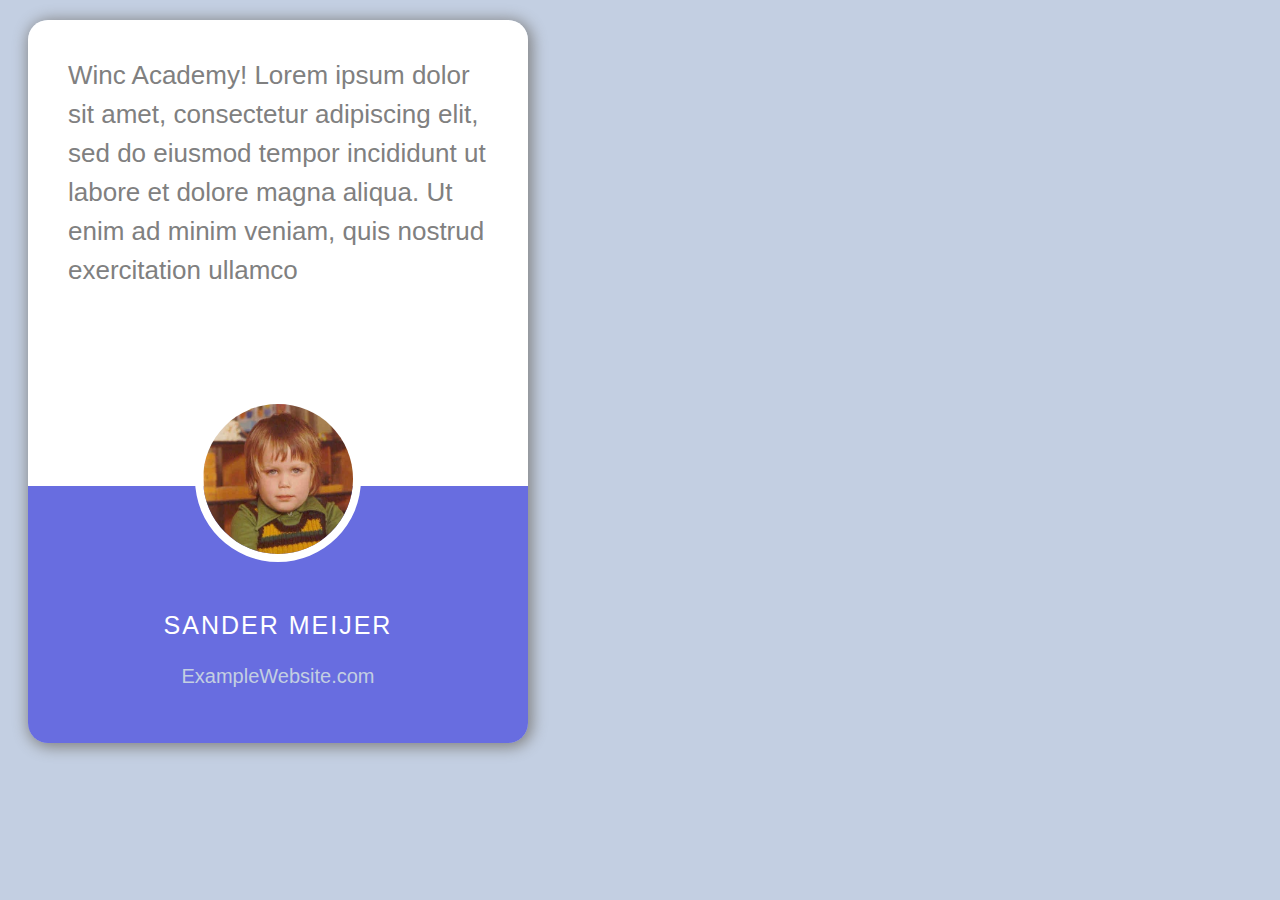
<file: Eindopdracht/Deel-1/index.html>
<!DOCTYPE html>
 <html>
    <head>
        <title>Testimonial maken</title>
        <link rel="stylesheet" type="text/css" href="./styles/styles.css">
    </head>
    <body>
        <article class="testimonial">
            <section class="testimonial__bovenkant">
                <p class="testimonial__bovenkant--tekst">
                    Winc Academy! Lorem ipsum dolor sit amet, consectetur adipiscing elit, sed do eiusmod tempor incididunt ut labore
                    et dolore magna aliqua. Ut enim ad minim veniam, quis nostrud exercitation ullamco
                </p>
                <object class="testimonial__bovenkant--foto" data="sandertje.jpg">                   
                </object>
            </section>
            <section class="testimonial__onderkant">               
                <p class="testimonial__onderkant--naam">
                    Sander Meijer
                </p>
                <p class="testimonial__onderkant--website">
                    ExampleWebsite.com
                </p>
            </section>
        </article> 
    </body>
 </html>
</file>
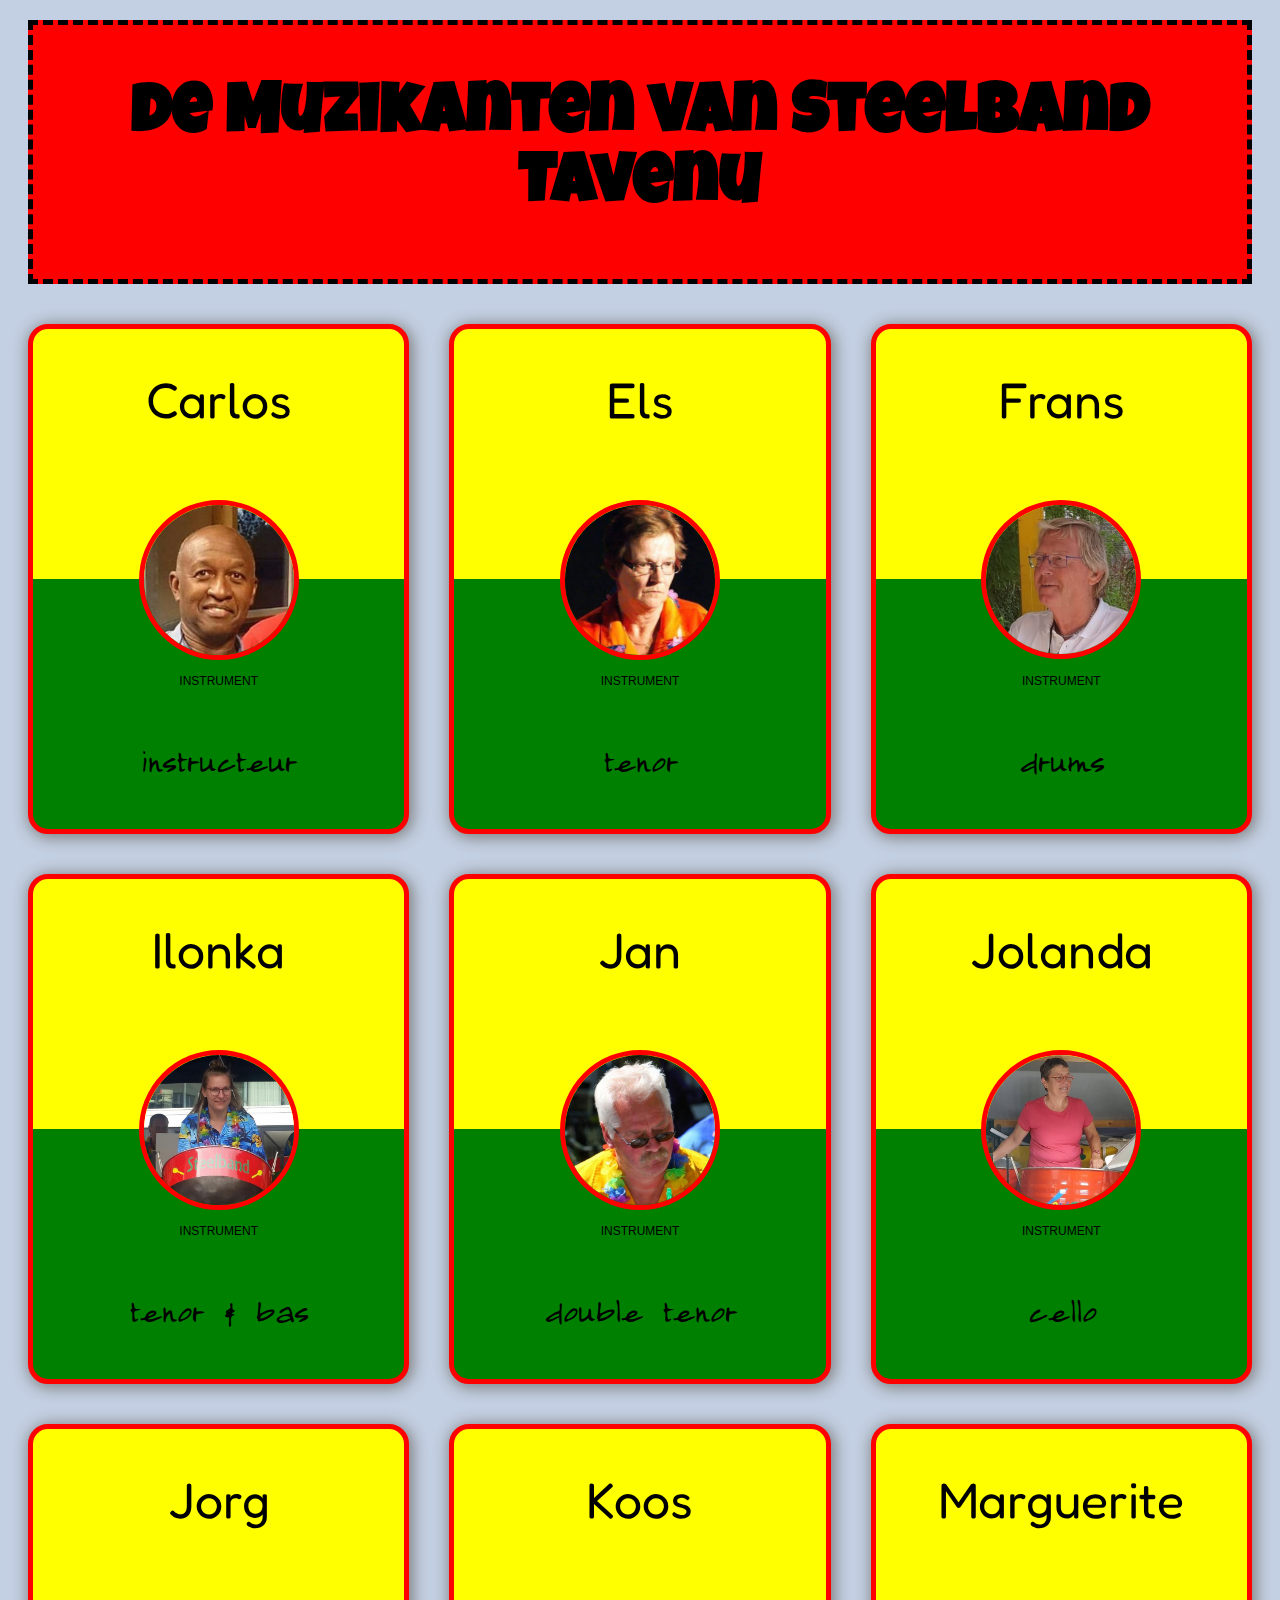
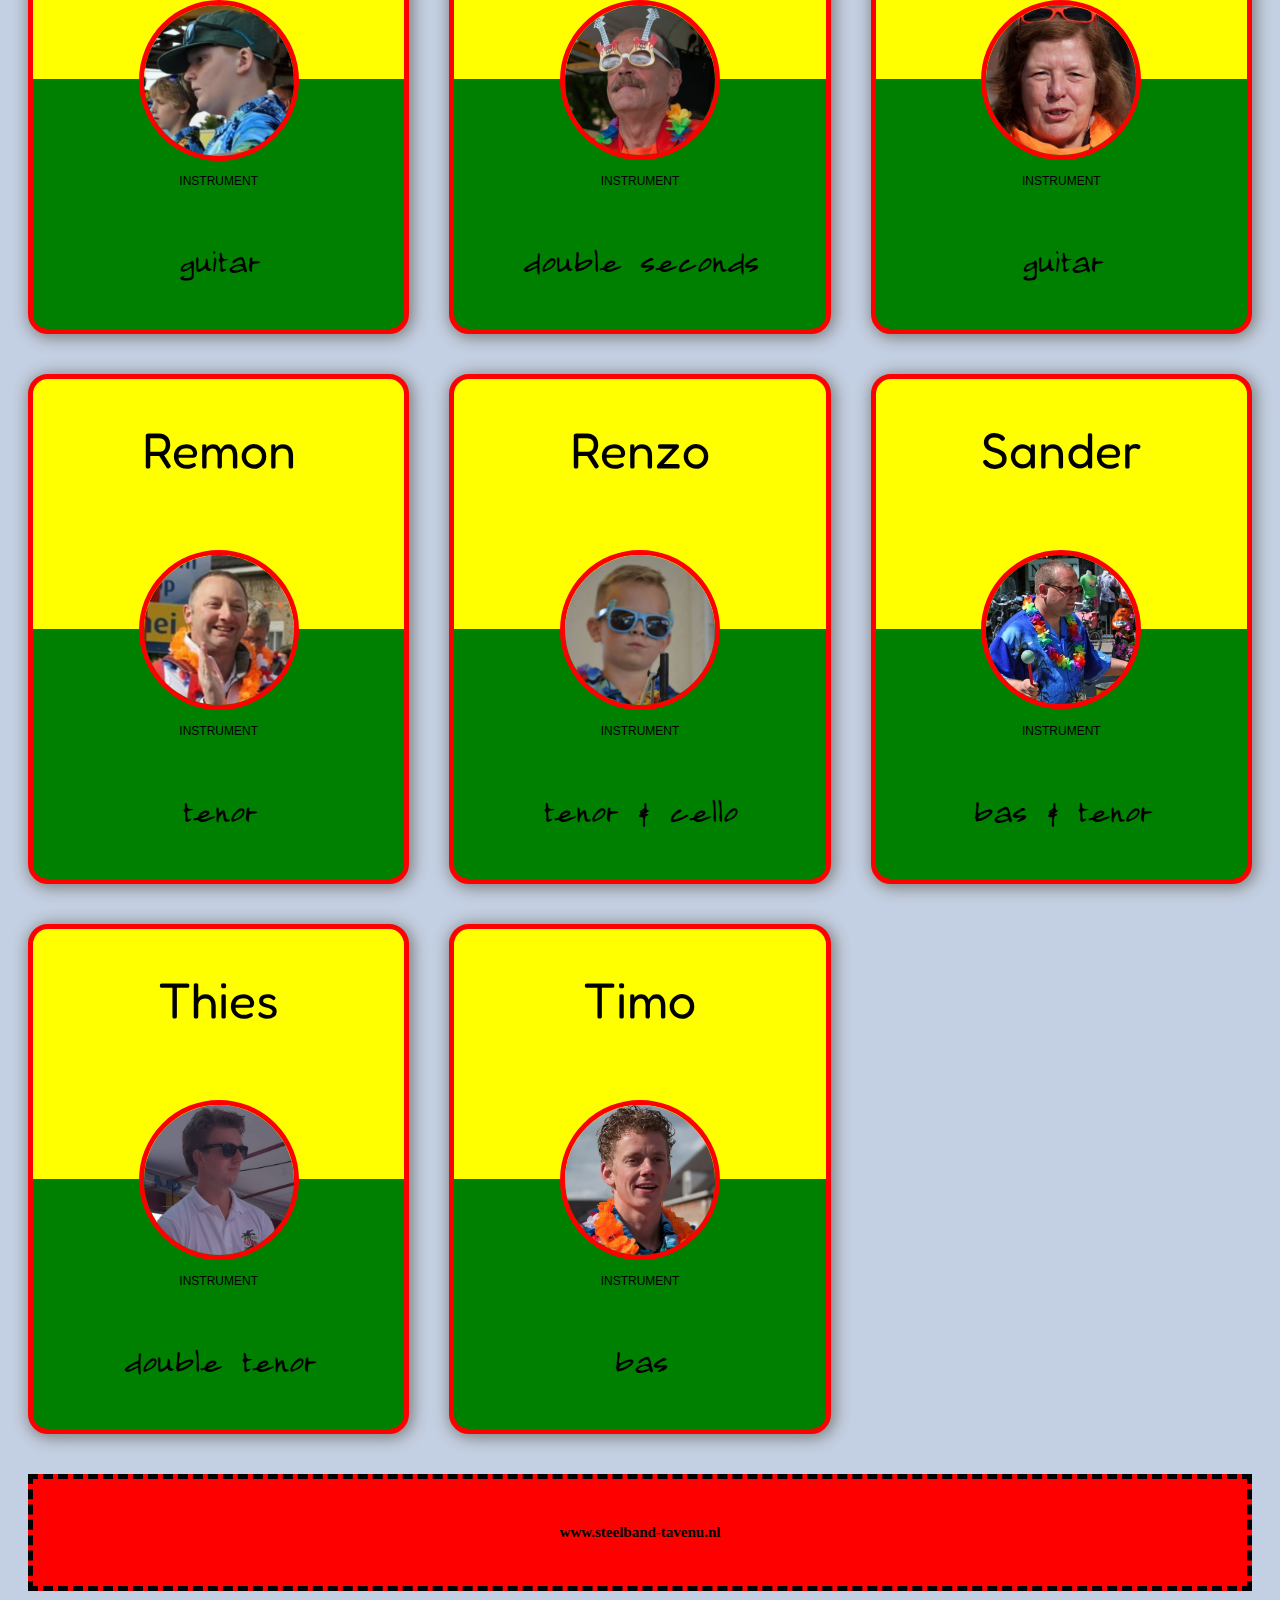
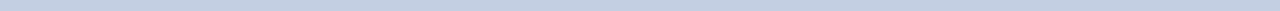
<file: Eindopdracht/Deel-2/index.html>
<!DOCTYPE html>
 <html>
    <head>
        <title>Portfolio Grid</title>
        <link rel="stylesheet" type="text/css" href="./styles/styles.css">
        <link rel="preconnect" href="https://fonts.gstatic.com">
        <link href="https://fonts.googleapis.com/css2?family=Luckiest+Guy&display=swap" rel="stylesheet">
        <link href="https://fonts.googleapis.com/css2?family=Fredoka+One&display=swap" rel="stylesheet">
        <link href="https://fonts.googleapis.com/css2?family=Long+Cang&display=swap" rel="stylesheet">
    </head>
    <body>
        <header>
            <h1>de Muzikanten van Steelband Tavenu</h1>
        </header>
        <main>
            <article class="muzikant">                            
                <section class="muzikant__boven">                    
                    <p class="muzikant__boven--naam">Carlos</p>
                    <object class="muzikant__boven--foto" data="./fotos/carlos.jpg"></object>                 
                </section>                
                <section class="muzikant__onder">
                    <p class="muzikant__onder--tooltip"><button type="button" onclick="alert('Hier meer info over Carlos')">Lees Meer</button></p> 
                    <p class="muzikant__onder--tekst">instrument</p>
                    <p class="muzikant__onder--instrument">instructeur</p>                    
                </section>
            </article>
            <article class="muzikant">                            
                <section class="muzikant__boven">                    
                    <p class="muzikant__boven--naam">Els</p>
                    <object class="muzikant__boven--foto" data="./fotos/els.jpg"></object>                 
                </section>                
                <section class="muzikant__onder">
                    <p class="muzikant__onder--tooltip"><button type="button" onclick="alert('Hier meer info over Els')">Lees Meer</button></p> 
                    <p class="muzikant__onder--tekst">instrument</p>
                    <p class="muzikant__onder--instrument">tenor</p>                    
                </section>
            </article>
            <article class="muzikant">                            
                <section class="muzikant__boven">                    
                    <p class="muzikant__boven--naam">Frans</p>
                    <object class="muzikant__boven--foto" data="./fotos/frans.jpg"></object>                 
                </section>                
                <section class="muzikant__onder">
                    <p class="muzikant__onder--tooltip"><button type="button" onclick="alert('Hier meer info over Frans')">Lees Meer</button></p> 
                    <p class="muzikant__onder--tekst">instrument</p>
                    <p class="muzikant__onder--instrument">drums</p>                    
                </section>
            </article>
            <article class="muzikant">                            
                <section class="muzikant__boven">                    
                    <p class="muzikant__boven--naam">Ilonka</p>
                    <object class="muzikant__boven--foto" data="./fotos/ilonka.jpg"></object>                 
                </section>                
                <section class="muzikant__onder">
                    <p class="muzikant__onder--tooltip"><button type="button" onclick="alert('Hier meer info over Ilonka')">Lees Meer</button></p> 
                    <p class="muzikant__onder--tekst">instrument</p>
                    <p class="muzikant__onder--instrument">tenor & bas</p>                    
                </section>
            </article>
            <article class="muzikant">                            
                <section class="muzikant__boven">                    
                    <p class="muzikant__boven--naam">Jan</p>
                    <object class="muzikant__boven--foto" data="./fotos/jan.jpg"></object>                 
                </section>                
                <section class="muzikant__onder">
                    <p class="muzikant__onder--tooltip"><button type="button" onclick="alert('Hier meer info over Jan')">Lees Meer</button></p> 
                    <p class="muzikant__onder--tekst">instrument</p>
                    <p class="muzikant__onder--instrument">double tenor</p>                    
                </section>
            </article>
            <article class="muzikant">                            
                <section class="muzikant__boven">                    
                    <p class="muzikant__boven--naam">Jolanda</p>
                    <object class="muzikant__boven--foto" data="./fotos/jolanda.jpg"></object>                 
                </section>                
                <section class="muzikant__onder">
                    <p class="muzikant__onder--tooltip"><button type="button" onclick="alert('Hier meer info over Jolanda')">Lees Meer</button></p> 
                    <p class="muzikant__onder--tekst">instrument</p>
                    <p class="muzikant__onder--instrument">cello</p>                    
                </section>
            </article>
            <article class="muzikant">                            
                <section class="muzikant__boven">                    
                    <p class="muzikant__boven--naam">Jorg</p>
                    <object class="muzikant__boven--foto" data="./fotos/jorg.jpg"></object>                 
                </section>                
                <section class="muzikant__onder">
                    <p class="muzikant__onder--tooltip"><button type="button" onclick="alert('Hier meer info over Jorg')">Lees Meer</button></p> 
                    <p class="muzikant__onder--tekst">instrument</p>
                    <p class="muzikant__onder--instrument">guitar</p>                    
                </section>
            </article>
            <article class="muzikant">                            
                <section class="muzikant__boven">                    
                    <p class="muzikant__boven--naam">Koos</p>
                    <object class="muzikant__boven--foto" data="./fotos/koos.jpg"></object>                 
                </section>                
                <section class="muzikant__onder">
                    <p class="muzikant__onder--tooltip"><button type="button" onclick="alert('Hier meer info over Koos')">Lees Meer</button></p> 
                    <p class="muzikant__onder--tekst">instrument</p>
                    <p class="muzikant__onder--instrument">double seconds</p>                    
                </section>
            </article>
            <article class="muzikant">                            
                <section class="muzikant__boven">                    
                    <p class="muzikant__boven--naam">Marguerite</p>
                    <object class="muzikant__boven--foto" data="./fotos/marguerite.jpg"></object>                 
                </section>                
                <section class="muzikant__onder">
                    <p class="muzikant__onder--tooltip"><button type="button" onclick="alert('Hier meer info over Marguerite')">Lees Meer</button></p> 
                    <p class="muzikant__onder--tekst">instrument</p>
                    <p class="muzikant__onder--instrument">guitar</p>                    
                </section>
            </article>
            <article class="muzikant">                            
                <section class="muzikant__boven">                    
                    <p class="muzikant__boven--naam">Remon</p>
                    <object class="muzikant__boven--foto" data="./fotos/remon.jpg"></object>                 
                </section>                
                <section class="muzikant__onder">
                    <p class="muzikant__onder--tooltip"><button type="button" onclick="alert('Hier meer info over Remon')">Lees Meer</button></p> 
                    <p class="muzikant__onder--tekst">instrument</p>
                    <p class="muzikant__onder--instrument">tenor</p>                    
                </section>
            </article>
            <article class="muzikant">                            
                <section class="muzikant__boven">                    
                    <p class="muzikant__boven--naam">Renzo</p>
                    <object class="muzikant__boven--foto" data="./fotos/renzo.jpg"></object>                 
                </section>                
                <section class="muzikant__onder">
                    <p class="muzikant__onder--tooltip"><button type="button" onclick="alert('Hier meer info over Renzo')">Lees Meer</button></p> 
                    <p class="muzikant__onder--tekst">instrument</p>
                    <p class="muzikant__onder--instrument">tenor & cello</p>                    
                </section>
            </article>
            <article class="muzikant">                            
                <section class="muzikant__boven">                    
                    <p class="muzikant__boven--naam">Sander</p>
                    <object class="muzikant__boven--foto" data="./fotos/sander.jpg"></object>                 
                </section>                
                <section class="muzikant__onder">
                    <p class="muzikant__onder--tooltip"><button type="button" onclick="alert('Hier meer info over Sander')">Lees Meer</button></p> 
                    <p class="muzikant__onder--tekst">instrument</p>
                    <p class="muzikant__onder--instrument">bas & tenor</p>                    
                </section>
            </article>
            <article class="muzikant">                            
                <section class="muzikant__boven">                    
                    <p class="muzikant__boven--naam">Thies</p>
                    <object class="muzikant__boven--foto" data="./fotos/thies.jpg"></object>                 
                </section>                
                <section class="muzikant__onder">
                    <p class="muzikant__onder--tooltip"><button type="button" onclick="alert('Hier meer info over Thies')">Lees Meer</button></p> 
                    <p class="muzikant__onder--tekst">instrument</p>
                    <p class="muzikant__onder--instrument">double tenor</p>                    
                </section>
            </article>
            <article class="muzikant">                            
                <section class="muzikant__boven">                    
                    <p class="muzikant__boven--naam">Timo</p>
                    <object class="muzikant__boven--foto" data="./fotos/timo.jpg"></object>                 
                </section>                
                <section class="muzikant__onder">
                    <p class="muzikant__onder--tooltip"><button type="button" onclick="alert('Hier meer info over Timo')">Lees Meer</button></p>                    
                    <p class="muzikant__onder--tekst">instrument</p>
                    <p class="muzikant__onder--instrument">bas</p>                    
                </section>
            </article>
        </main>
        <footer>     
            <h6><a href="http://www.steelband-tavenu.nl" target="_blank">www.steelband-tavenu.nl</a></h6>
        </footer>
    </body>
 </html>
</file>
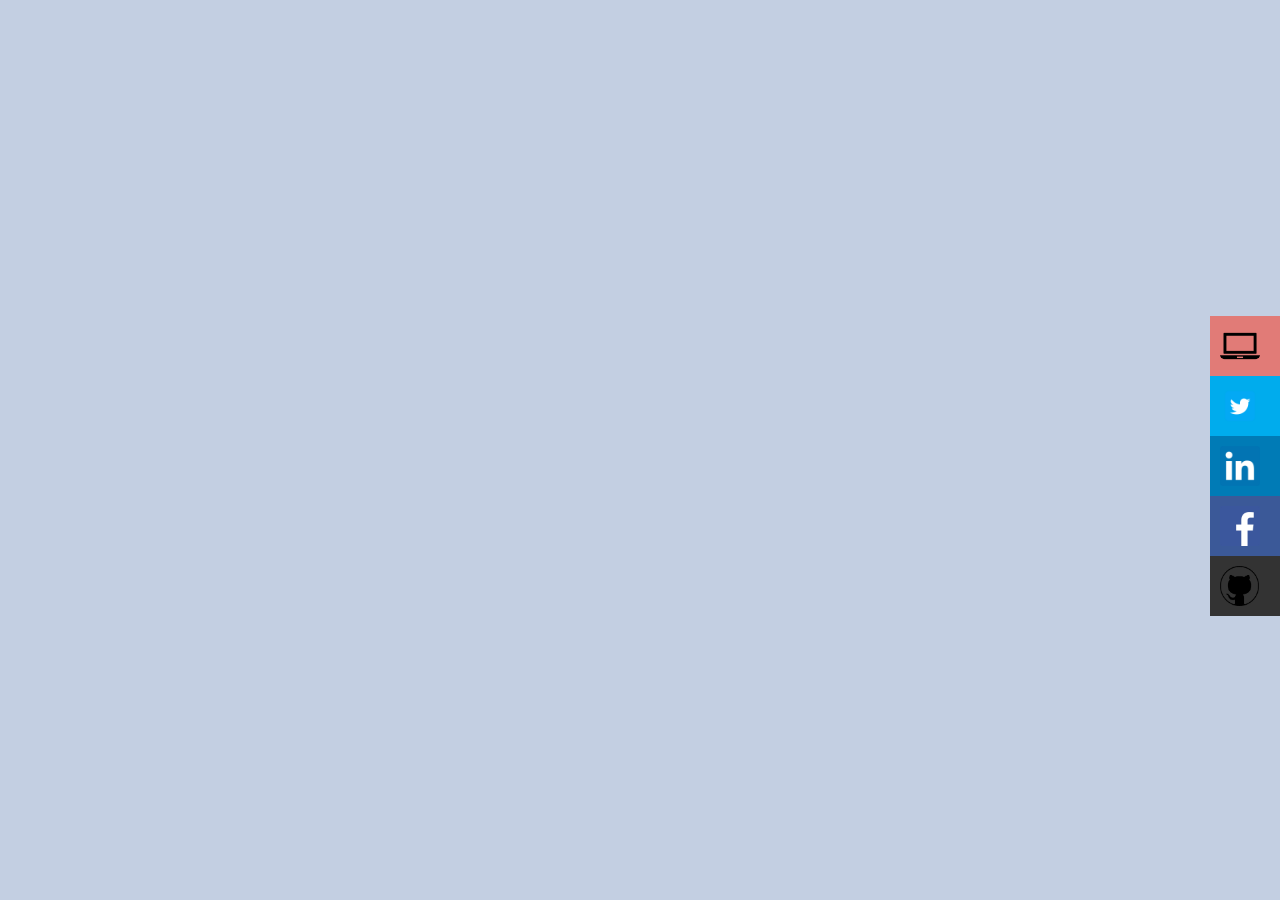
<file: Eindopdracht/Deel-3/index.html>
<!DOCTYPE html>
 <html>
    <head>
        <title>Social Media Buttons</title>
        <link rel="stylesheet" type="text/css" href="./styles/styles.css">
    </head>
    <body>
        <header>
        </header>
        <main>
        </main>
        <footer>
            <ul class="mediabuttons">
                <li class="mediabuttons__blog">
                    <img src="./icons/lt.png">
                    <div class="mediabuttons__blog--link"><a href="http://www.steelband-tavenu.nl/" target="_blank">Check out my blog</a></div>
                </li>
                <li class="mediabuttons__twitter">
                    <img src="./icons/tw.png">
                    <div class="mediabuttons__twitter--link"><a href="https://www.instagram.com/sandersberners/" target="_blank">Follow me on Twitter</a></div>
                </li>
                <li class="mediabuttons__linkedin">
                    <img src="./icons/li.png">
                    <div class="mediabuttons__linkedin--link"><a href="https://www.linkedin.com/in/sander-meijer-62867a200/" target="_blank">Connect on LinkedIn</a></div>
                </li>
                <li class="mediabuttons__facebook">
                    <img src="./icons/fb.png">
                    <div class="mediabuttons__facebook--link"><a href="https://www.facebook.com/sander.meijer.72/" target="_blank">Like my Facebook page</a></div>
                </li>
                <li class="mediabuttons__github">
                    <img src="./icons/gh.png">
                    <div class="mediabuttons__github--link"><a href="https://github.com/sandermeijer1972" target="_blank">See projects on Github</a></div>
                </li>
            </ul>
        </footer>
    </body>
 </html>
</file>
<file: Eindopdracht/Deel-1/styles/styles.css>
body {
  font-family: Arial, Helvetica, sans-serif;
  background-color: #c3cfe2;
}

.testimonial {
  border: none;
  border-radius: 20px;
  max-width: 500px;
  margin: 20px;
  padding: 0;
  -webkit-box-shadow: 2px 2px 15px 2px grey;
          box-shadow: 2px 2px 15px 2px grey;
}

.testimonial__bovenkant {
  background-color: #ffffff;
  border-top-left-radius: 20px;
  border-top-right-radius: 20px;
  padding: 10px 40px 0 40px;
  text-align: center;
}

.testimonial__bovenkant--tekst {
  font-size: 26px;
  line-height: 1.5;
  color: grey;
  font-style: bold;
  text-align: left;
}

.testimonial__bovenkant--foto {
  border: solid 8px white;
  border-radius: 50%;
  width: 150px;
  -webkit-transform: translateY(80px);
          transform: translateY(80px);
}

.testimonial__onderkant {
  background-color: #686de0;
  border-bottom-left-radius: 20px;
  border-bottom-right-radius: 20px;
  padding: 40px;
  padding-top: 100px;
  text-align: center;
}

.testimonial__onderkant--naam {
  text-transform: uppercase;
  color: #ffffff;
  font-size: 25px;
  letter-spacing: 2px;
}

.testimonial__onderkant--website {
  color: #c3cfe2;
  font-size: 20px;
  margin: 15px;
  font-style: bold;
}
/*# sourceMappingURL=styles.css.map */
</file>
<file: Eindopdracht/Deel-2/styles/styles.css>
.muzikant {
  display: -ms-grid;
  display: grid;
  height: 500px;
  -ms-grid-rows: 50% 50%;
  -ms-grid-columns: 1fr;
      grid-template: 50% 50% / 1fr;
  background-color: red;
  border: solid 5px red;
  border-radius: 20px;
  padding: 0;
  margin: 20px;
  text-align: center;
  -webkit-box-shadow: 2px 2px 15px 2px grey;
          box-shadow: 2px 2px 15px 2px grey;
  -webkit-transition-property: all;
  transition-property: all;
  -webkit-transition-duration: 2000ms;
          transition-duration: 2000ms;
}

.muzikant__boven {
  background-color: yellow;
  border-top-left-radius: 15px;
  border-top-right-radius: 15px;
  margin: 0;
  padding-top: 40px;
  -webkit-transition-duration: 2000ms;
          transition-duration: 2000ms;
}

.muzikant__boven--foto {
  border: solid 5px red;
  border-radius: 50%;
  width: 150px;
  opacity: 1;
  -webkit-transition-property: all;
  transition-property: all;
  -webkit-transition-duration: 1500ms;
          transition-duration: 1500ms;
  -webkit-transition-delay: 200ms;
          transition-delay: 200ms;
  -webkit-transform: translateY(70px);
          transform: translateY(70px);
}

.muzikant__boven--naam {
  font-size: 50px;
  font-family: "Fredoka One", cursive;
  margin: 0;
}

.muzikant__onder {
  display: -webkit-box;
  display: -ms-flexbox;
  display: flex;
  -webkit-box-orient: vertical;
  -webkit-box-direction: normal;
      -ms-flex-direction: column;
          flex-direction: column;
  -webkit-box-align: center;
      -ms-flex-align: center;
          align-items: center;
  background-color: green;
  border-bottom-left-radius: 15px;
  border-bottom-right-radius: 15px;
  padding-top: 30px;
  margin: 0;
  -webkit-transition-duration: 2000ms;
          transition-duration: 2000ms;
}

.muzikant__onder--tekst {
  font-size: 12px;
  text-transform: uppercase;
  font-family: Arial, Helvetica, sans-serif;
}

.muzikant__onder--instrument {
  font-family: "Long Cang", cursive;
  font-size: 40px;
}

.muzikant__onder--tooltip {
  opacity: 0;
  -webkit-transition-duration: 1500ms;
          transition-duration: 1500ms;
  -webkit-transition-delay: 1000ms;
          transition-delay: 1000ms;
  -webkit-transform: translateY(-60px);
          transform: translateY(-60px);
}

.muzikant:hover {
  border: solid 5px black;
  background-color: black;
}

.muzikant:hover .muzikant__boven,
.muzikant:hover .muzikant__onder {
  background-color: black;
}

.muzikant:hover .muzikant__boven--foto {
  opacity: 0;
}

.muzikant:hover .muzikant__onder--tooltip {
  opacity: 1;
}

body {
  background-color: #c3cfe2;
  color: black;
}

h1 {
  font-family: "Luckiest Guy", cursive;
  font-size: 40px;
}

h6 {
  font-size: 15px;
}

header,
footer {
  text-align: center;
  background-color: red;
  border: dashed 5px black;
  margin: 20px;
  padding: 10px;
}

a {
  text-decoration: none;
  color: black;
}

a:hover {
  font-size: 20px;
}

@media (min-width: 768px) {
  h1 {
    font-size: 60px;
  }
  main {
    display: -ms-grid;
    display: grid;
    -ms-grid-columns: 1fr 1fr;
        grid-template-columns: 1fr 1fr;
  }
}

@media (min-width: 1024px) {
  h1 {
    font-size: 70px;
  }
  main {
    -ms-grid-columns: 1fr 1fr 1fr;
        grid-template-columns: 1fr 1fr 1fr;
  }
}
/*# sourceMappingURL=styles.css.map */
</file>
<file: Eindopdracht/Deel-3/styles/styles.css>
body {
  background-color: #c3cfe2;
  margin: 0;
  overflow-x: hidden;
}

.mediabuttons {
  list-style-type: none;
  display: -webkit-box;
  display: -ms-flexbox;
  display: flex;
  -webkit-box-orient: vertical;
  -webkit-box-direction: normal;
      -ms-flex-direction: column;
          flex-direction: column;
  -webkit-box-pack: end;
      -ms-flex-pack: end;
          justify-content: flex-end;
  -webkit-box-align: end;
      -ms-flex-align: end;
          align-items: flex-end;
  height: 600px;
}

.mediabuttons li {
  border: none;
  margin: 0;
  padding: 10px;
  width: 320px;
  display: -ms-grid;
  display: grid;
  -ms-grid-columns: 100px 220px;
      grid-template-columns: 100px 220px;
  -webkit-transform: translateX(270px);
          transform: translateX(270px);
  -webkit-transition: -webkit-transform 2000ms;
  transition: -webkit-transform 2000ms;
  transition: transform 2000ms;
  transition: transform 2000ms, -webkit-transform 2000ms;
}

.mediabuttons li img {
  height: 40px;
}

.mediabuttons li a {
  text-decoration: underline;
  color: white;
  font-size: 20px;
}

.mediabuttons li:hover {
  -webkit-transform: translateX(0px);
          transform: translateX(0px);
}

.mediabuttons__blog {
  background-color: #e17b77;
}

.mediabuttons__twitter {
  background-color: #00aced;
}

.mediabuttons__linkedin {
  background-color: #007bb6;
}

.mediabuttons__facebook {
  background-color: #3b5998;
}

.mediabuttons__github {
  background-color: #333333;
}
/*# sourceMappingURL=styles.css.map */
</file>
